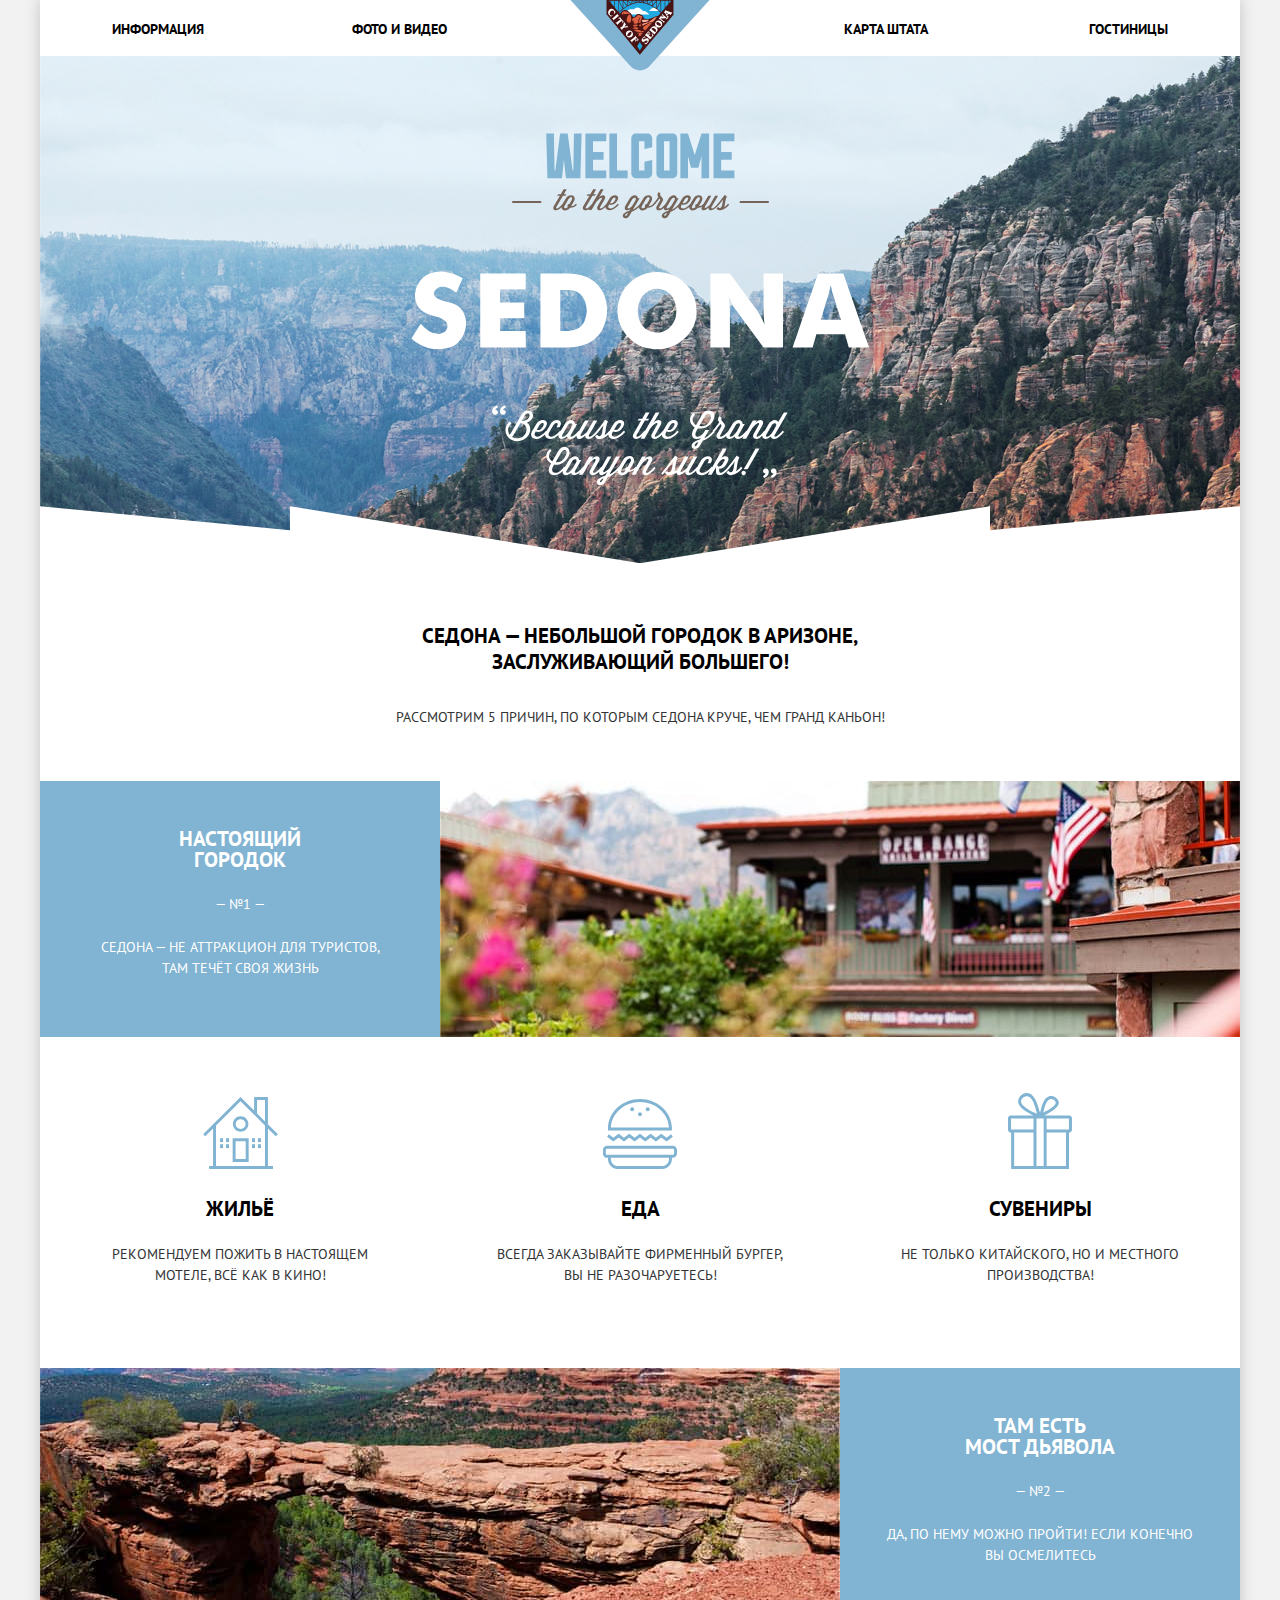
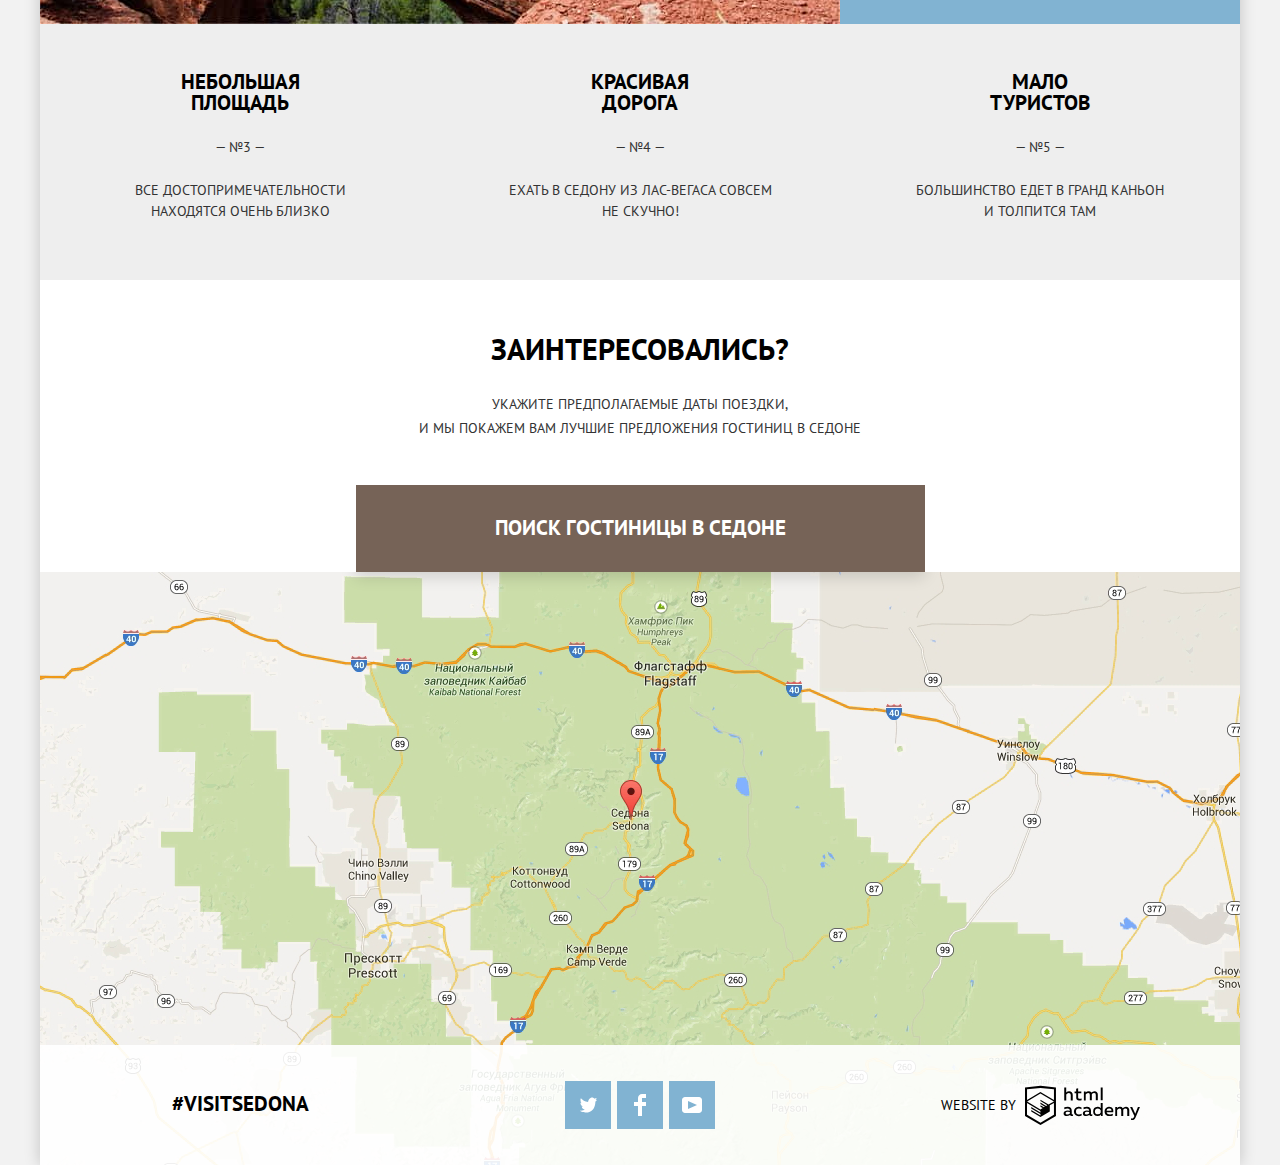
<file: index.html>
<!DOCTYPE html>
<html lang="ru">
  <head>
    <meta charset="utf-8">
    <title>HTML Academy: Седона</title>
    <link href="https://fonts.googleapis.com/css?family=PT+Sans:400,700&display=swap&subset=cyrillic" rel="stylesheet">
    <link href="css/normalize.css" rel="stylesheet">
    <link href="css/style-mine.css" rel="stylesheet">
  </head>
  <body class="main-page">
    <!--  Шапка  -->
    <header class="main-header container">
      <img class="logo" src="img/logo.svg" width="140" height="72" alt="Логотип сайта «Седона».">

      <nav class="main-navigation">
        <ul>
          <li><a href="">Информация</a></li>
          <li><a href="">Фото и видео</a></li>
          <li><a href="#map-of-arizona">Карта штата</a></li>
          <li><a href="inner.html">Гостиницы</a></li>
        </ul>
      </nav>
    </header>

    <main>
      <!--  Седона: приветствие  -->
      <section class="greetings">
        <div class="welcome">
          <h1 class="visually-hidden">Город Седона для туристов!</h1>
          <img src="img/welcome.svg" width="459" height="353" alt="Welcome to the gorgeous Sedona «Because the Grand Canyon sucks!»">
          <p class="visually-hidden">Welcome to the gorgeous Sedona «Because the Grand Canyon sucks!»</p>
        </div>
        <p>Седона — небольшой городок в Аризоне, заслуживающий&nbsp;большего!</p>
      </section>

      <!--  Причины  -->
      <section class="advantages">
        <h2>Рассмотрим 5 причин, по которым Седона круче, чем гранд каньон!</h2>

        <ul class="advantages-list">
          <li class="features">
            <!--  Особенности  -->
            <h2 class="visually-hidden">Особенности Седоны</h2>

            <ul class="features-list">
              <li class="advantages-item-wrapper features-item feature-house">
                <h3>Жильё</h3>
                <p>Рекомендуем пожить в настоящем мотеле, всё как в кино!</p>
              </li>
              <li class="advantages-item-wrapper features-item feature-food">
                <h3>Еда</h3>
                <p>Всегда заказывайте фирменный бургер, вы не разочаруетесь!</p>
              </li>
              <li class="advantages-item-wrapper features-item feature-gift">
                <h3>Сувениры</h3>
                <p>Не только китайского, но и местного производства!</p>
              </li>
            </ul>
          </li>

          <li class="advantages-item advantages-photo">
            <div class="advantages-item-wrapper">
              <h3>Настоящий городок</h3>
              <span>— №1 —</span>
              <p>Седона — не аттракцион для туристов, там&nbsp;течёт своя жизнь</p>
            </div>
            <img src="img/photo-town.jpg" width="800" height="256" alt="Фотография городка.">
          </li>
          <li class="advantages-item advantages-photo advantages-photo-reversed">
            <div class="advantages-item-wrapper">
              <h3>Там есть<br> Мост дьявола</h3>
              <span>— №2 —</span>
              <p>Да, по нему можно пройти! Если конечно вы осмелитесь</p>
            </div>
            <img src="img/photo-bridge-devil.jpg" width="800" height="256" alt="Фотография Моста дьявола.">
          </li>
          <li class="advantages-item-wrapper advantages-item">
            <h3>Небольшая площадь</h3>
            <span>— №3 —</span>
            <p>Все достопримечательности находятся&nbsp;очень близко</p>
          </li>
          <li class="advantages-item-wrapper advantages-item">
              <h3>Красивая дорога</h3>
              <span>— №4 —</span>
              <p>Ехать в Седону из Лас-Вегаса совсем не&nbsp;скучно!</p>
          </li>
          <li class="advantages-item-wrapper advantages-item">
            <h3>Мало туристов</h3>
            <span>— №5 —</span>
            <p>Большинство едет в гранд каньон и&nbsp;толпится там</p>
          </li>
        </ul>
      </section>

      <!--  Поиск гостиницы  -->
      <section class="hotel-search">
        <div class="hotel-search-wrapper">
          <h2>Заинтересовались?</h2>
          <p>Укажите предполагаемые даты поездки,<br> и мы покажем вам лучшие предложения гостиниц в седоне</p>
          <button class="button button-brown button-show-modal" type="button">Поиск гостиницы в Седоне</button>
        </div>

        <!--  Окно поиска гостиницы  -->
        <section class="modal-search">
          <h3 class="visually-hidden">Поиск гостиницы в Седоне</h3>
          <form class="modal-search-form" action="https://echo.htmlacademy.ru" method="get">
            <p class="search-form-item">
              <label for="arrival-date">Дата заезда:</label>
              <input id="arrival-date" type="text" name="arrival-date" value="" placeholder="24 апреля 2017"
                pattern="[0-9]{1,2} [А-Яа-я]{3,9} [0-9]{4}" title="24 апреля 2017">
              <button class="button-calendar" type="button">
                <span class="visually-hidden">Открыть календарь</span>
                <svg xmlns="http://www.w3.org/2000/svg" width="21" height="22" viewBox="0 0 21 22" focusable="false">
                  <path d="M19.251 2.025h-2.845V.648c0-.381-.294-.689-.656-.689-.363
                    0-.656.308-.656.689v1.377h-3.938V.648c0-.381-.294-.689-.655-.689-.363
                    0-.657.308-.657.689v1.377H5.906V.648c0-.381-.294-.689-.656-.689-.363 0-.657.308-.657.689v1.377H1.75C.784 2.025
                    0 2.847 0 3.862v16.302C0 21.179.784 22 1.75 22h17.501c.966 0 1.749-.821
                    1.749-1.836V3.862c0-1.015-.783-1.837-1.749-1.837zm.437 18.139a.448.448 0 0 1-.437.459H1.75a.45.45 0 0
                    1-.438-.459V3.862a.45.45 0 0 1 .438-.459h2.844v1.378c0 .381.294.689.657.689.362 0 .656-.308.656-.689V3.403h3.938v1.378c0
                    .381.294.689.657.689.361 0 .655-.308.655-.689V3.403h3.938v1.378c0 .381.293.689.656.689.362
                    0 .656-.308.656-.689V3.403h2.845c.241 0 .437.206.437.459v16.302z"/>
                  <path d="M4.594 8.225h2.625v2.066H4.594zM4.594 11.668h2.625v2.067H4.594zM4.594 15.112h2.625v2.066H4.594zM9.188
                    15.112h2.625v2.066H9.188zM9.188 11.668h2.625v2.067H9.188zM9.188 8.225h2.625v2.066H9.188zM13.781
                    15.112h2.625v2.066h-2.625zM13.781 11.668h2.625v2.067h-2.625zM13.781 8.225h2.625v2.066h-2.625z"/>
                </svg>
              </button>
            </p>
            <p class="search-form-item">
              <label for="date-of-departure">Дата выезда:</label>
              <input id="date-of-departure" type="text" name="date-of-departure" value="" placeholder="4 июля 2017"
                pattern="[0-9]{1,2} [А-Яа-я]{3,9} [0-9]{4}" title="4 июля 2017">
              <button class="button-calendar" type="button">
                <span class="visually-hidden">Открыть календарь</span>
                <svg xmlns="http://www.w3.org/2000/svg" width="21" height="22" viewBox="0 0 21 22" focusable="false">
                  <path d="M19.251 2.025h-2.845V.648c0-.381-.294-.689-.656-.689-.363
                    0-.656.308-.656.689v1.377h-3.938V.648c0-.381-.294-.689-.655-.689-.363
                    0-.657.308-.657.689v1.377H5.906V.648c0-.381-.294-.689-.656-.689-.363 0-.657.308-.657.689v1.377H1.75C.784 2.025
                    0 2.847 0 3.862v16.302C0 21.179.784 22 1.75 22h17.501c.966 0 1.749-.821
                    1.749-1.836V3.862c0-1.015-.783-1.837-1.749-1.837zm.437 18.139a.448.448 0 0 1-.437.459H1.75a.45.45 0 0
                    1-.438-.459V3.862a.45.45 0 0 1 .438-.459h2.844v1.378c0 .381.294.689.657.689.362 0 .656-.308.656-.689V3.403h3.938v1.378c0
                    .381.294.689.657.689.361 0 .655-.308.655-.689V3.403h3.938v1.378c0 .381.293.689.656.689.362
                    0 .656-.308.656-.689V3.403h2.845c.241 0 .437.206.437.459v16.302z"/>
                  <path d="M4.594 8.225h2.625v2.066H4.594zM4.594 11.668h2.625v2.067H4.594zM4.594 15.112h2.625v2.066H4.594zM9.188
                    15.112h2.625v2.066H9.188zM9.188 11.668h2.625v2.067H9.188zM9.188 8.225h2.625v2.066H9.188zM13.781
                    15.112h2.625v2.066h-2.625zM13.781 11.668h2.625v2.067h-2.625zM13.781 8.225h2.625v2.066h-2.625z"/>
                </svg>
              </button>
            </p>
            <p class="search-form-item number-item">
              <label for="adults-count">Взрослые:</label>
              <span class="people-amount">
                <button class="button-minus" type="button">
                  <span class="visually-hidden">Уменьшить число взрослых</span>
                </button>
                <input id="adults-count" type="text" name="adults-count" value="" placeholder="2" pattern="[1-9]{1,}" title="2">
                <button class="button-plus" type="button">
                  <span class="visually-hidden">Увеличить число взрослых</span>
                </button>
              </span>
            </p>
            <p class="search-form-item  number-item">
              <label for="children-count">Дети:</label>
              <span class="people-amount">
                <button class="button-minus" type="button">
                  <span class="visually-hidden">Уменьшить число детей</span>
                </button>
                <input id="children-count" type="text" name="children-count" value="" placeholder="0"  pattern="[0-9]{1,}" title="0">
                <button class="button-plus" type="button">
                  <span class="visually-hidden">Увеличить число детей</span>
                </button>
              </span>
            </p>
            <button class="button button-blue button-search" type="submit">Найти</button>
          </form>
        </section>
      </section>

      <!--  Карта штата  -->
      <section class="map" id="map-of-arizona">
        <h2 class="visually-hidden">Карта штата Аризона, США</h2>
        <div class="map-wrapper">
          <img src="img/map.png" width="1200" height="593" alt="Карта штата Аризона, США.">
          <iframe src="https://www.google.com/maps/embed?pb=!1m14!1m8!1m3!1d567185.0505102321!2d-112.21552183115146!3d34.908580631572256!3m2!1i1024!2i768!4f13.1!3m3!1m2!1s0x872da132f942b00d%3A0x5548c523fa6c8efd!2z0KHQtdC00L7QvdCwLCDQkNGA0LjQt9C-0L3QsCA4NjMzNiwg0KHQqNCQ!5e0!3m2!1sru!2sru" width="1200" height="593" style="border:0;" allowfullscreen="" aria-label="Интерактивная карта штата Аризона, США." tabindex="-1"></iframe>
        </div>
      </section>
    </main>

    <!--  Подвал  -->
    <footer class="main-footer footer-main-page">
      <a class="instagram" href="" target="_blank" aria-label="Седона в Инстаграм">#visitSEDONA</a>

      <ul class="footer-social">
        <li>
          <a class="social-btn button-blue social-tw" href="" target="_blank">
            <span class="visually-hidden">Седона в Твиттере.</span>
            <svg xmlns="http://www.w3.org/2000/svg" xmlns:xlink="http://www.w3.org/1999/xlink" x="0px" y="0px"
              width="17px" height="18px" viewBox="0 0 17 15" preserveAspectRatio="xMidYMid" enable-background="new 0 0 17 15"
              xml:space="preserve">
              <g id="W6EeEF_1_">
                <g>
		              <path d="M10.95,0.144c1.685-0.496,2.984,0.27,3.577,1.179c0.673-0.231,1.331-0.481,2.011-0.708
			              c-0.004,0.861-0.522,1.513-0.857,1.768c0.685,0.17,1.304-0.491,1.304-0.491c-0.169,1-1.006,1.788-1.563,2.024
			              c-0.231,6.75-3.175,11.217-10.077,11.082c-0.522,0,0.075,0-0.446,0c-0.41,0-4.164-0.46-4.898-1.887
			              c2.271,0.196,3.893-0.422,4.693-1.177c-0.96-0.3-2.679-0.477-2.979-2.95C2.064,9.09,2.279,9.212,2.905,9.103
			              C1.705,8.247,0.374,7.53,0.448,5.33c0.285,0.328,1.067,0.536,1.34,0.472c-0.703-0.241-1.97-3.36-0.894-4.952
			              c1.818,1.854,3.735,3.606,7.152,3.773C8.254,2.33,9.183,0.793,10.95,0.144z"/>
	              </g>
              </g>
            </svg>
          </a>
        </li>
        <li>
          <a class="social-btn button-blue social-fb" href="" target="_blank">
            <span class="visually-hidden">Седона в Фейсбуке.</span>
            <svg xmlns="http://www.w3.org/2000/svg" xmlns:xlink="http://www.w3.org/1999/xlink" x="0px" y="0px" width="12px" height="22px"
              viewBox="0 0 12 22" preserveAspectRatio="xMidYMid" enable-background="new 0 0 12 22" xml:space="preserve">
              <path d="M12,4V0H8C5.791,0,4,1.791,4,4v4H0v4h4v10h4V12h4V8H8V4H12z"/>
            </svg>
          </a>
        </li>
        <li>
          <a class="social-btn button-blue social-yt" href="" target="_blank">
            <span class="visually-hidden">Седона на Ютубе.</span>
            <svg xmlns="http://www.w3.org/2000/svg" xmlns:xlink="http://www.w3.org/1999/xlink" x="0px" y="0px"
	            width="20px" height="16px" viewBox="0 0 20 16" enable-background="new 0 0 20 16" xml:space="preserve">
              <path d="M17,0H3C1.35,0,0,1.35,0,3v10c0,1.65,1.35,3,3,3h14c1.65,0,3-1.35,3-3V3C20,1.35,18.65,0,17,0z
	              M6.027,11.998V4.002L15.014,8L6.027,11.998z"/>
            </svg>
          </a>
        </li>
      </ul>

      <p class="copyright">
        Website by
        <a class="copyright-logo" href="https://htmlacademy.ru/intensive/htmlcss" target="_blank">
          <span class="visually-hidden">HTML Academy</span>
          <svg xmlns="http://www.w3.org/2000/svg" viewBox="0 0 108.08 36.85" width="115" height="41">
            <title>logo-htmlacademy</title>
            <path d="M44.61,26.88a2,2,0,0,0,.55-0.1v1.33a3.25,3.25,0,0,1-1.18.21,1.67,1.67,0,0,1-1.67-1,4.84,4.84,0,0,1-3.14,1.08c-1.51,
              0-2.91-.83-2.91-2.55,0-2.13,2-2.79,3.71-2.79a11.08,11.08,0,0,1,2.17.25v-0.3c0-1-.76-1.77-2.19-1.77a7.42,7.42,0,0,0-3,
              .64v-1.7a10.21,10.21,0,0,1,3.19-.55c2.36,0,3.81,1.12,3.81,3.65v3a0.54,0.54,0,0,0,.49.59h0.17Zm-6.44-1.13A1.35,1.35,0,0,0,
              39.63,27h0.11a3.39,3.39,0,0,0,2.41-1V24.58a9.72,9.72,0,0,0-1.81-.21c-1,0-2.16.33-2.16,1.38h0Zm12.36-6.11a5,5,0,0,1,
              2.57.64V22a4.08,4.08,0,0,0-2.3-.7,2.75,2.75,0,1,0,0,5.49,5,5,0,0,0,2.43-.64v1.71a6.27,6.27,0,0,1-2.76.57A4.21,4.21,0,0,1,46,
              24.51q0-.21,0-0.41a4.32,4.32,0,0,1,4.18-4.46h0.38Zm12.17,7.24a2,2,0,0,0,.55-0.1v1.33a3.25,3.25,0,0,1-1.18.21,1.67,1.67,0,0,
              1-1.67-1,4.84,4.84,0,0,1-3.14,1.08c-1.51,0-2.91-.83-2.91-2.55,0-2.13,2-2.79,3.71-2.79a11.08,11.08,0,0,1,
              2.17.25v-0.3c0-1-.76-1.77-2.19-1.77a7.42,7.42,0,0,0-3,.64v-1.7a10.21,10.21,0,0,1,3.19-.55c2.36,0,3.81,1.12,3.81,3.65v3a0.54,
              0.54,0,0,0,.49.59h0.17Zm-6.44-1.13A1.35,1.35,0,0,0,57.73,27h0.11a3.39,3.39,0,0,0,2.41-1V24.58a9.72,9.72,0,0,0-1.81-.21c-1.06,
              0-2.16.33-2.16,1.38h0ZM73,16V28.2H71.35V26.88a3.88,3.88,0,0,1-3.19,1.54,4.4,4.4,0,0,1,0-8.78,3.81,3.81,0,0,1,3,1.3V16H73Zm-4.53,
              5.22a2.76,2.76,0,1,0,0,5.52A2.86,2.86,0,0,0,71.15,25V23A2.91,2.91,0,0,0,68.49,21.27ZM79,19.64c3.31,0,4.46,2.68,3.92,5.09H76.7c0.21,
              1.5,1.67,2.11,3.19,2.11a6.11,6.11,0,0,0,2.64-.59v1.6a7.14,7.14,0,0,1-3,.57C77,28.42,74.78,27,74.78,24a4.18,4.18,0,0,1,
              4-4.39H79Zm0.09,1.54a2.28,2.28,0,0,0-2.44,2.1v0.06H81.3A2,2,0,0,0,79.13,21.18Zm5.73,7V19.87h1.65v1a3.81,3.81,0,0,1,2.78-1.27A2.86,
              2.86,0,0,1,91.89,21a4.12,4.12,0,0,1,2.91-1.33A3.06,3.06,0,0,1,98,23V28.2h-1.9V23.05a1.59,1.59,0,0,0-1.42-1.75H94.42a2.8,2.8,0,0,
              0-2.07,1.12V28.2h-1.9V23.05A1.59,1.59,0,0,0,89,21.31H88.8a3,3,0,0,0-2.21,1.29v5.63H84.86Zm21.31-8.33h1.9l-3.91,9.46c-0.9,
              2.17-2.09,2.86-3.35,2.86a4.76,4.76,0,0,1-1.1-.14V30.46a2.86,2.86,0,0,0,.85.12c0.9,0,1.58-.64,2.07-1.9l0.17-.42-4-8.4h2l2.86,
              6.29ZM38.73,1.46V6.22a3.81,3.81,0,0,1,2.7-1.14,3.25,3.25,0,0,1,3.44,3.4v5.15H43V8.72a1.81,1.81,0,0,0-1.61-2h-0.3a2.93,2.93,0,0,
              0-2.32,1.39v5.52h-1.9V1.46h1.9ZM49.94,2.31v3h3V6.91h-3v3.81c0,1.1.5,1.46,1.58,1.46a4.49,4.49,0,0,0,1.69-.33v1.6A6.8,6.8,0,0,1,51,
              13.8a2.55,2.55,0,0,1-2.86-2.74V6.89H46.58V5.26h1.5V2.74Zm5.4,11.31V5.28H57v1A3.81,3.81,0,0,1,59.77,5a2.86,2.86,0,0,1,2.6,
              1.33A4.12,4.12,0,0,1,65.28,5,3.06,3.06,0,0,1,68.44,8.4v5.21h-1.9V8.46a1.59,1.59,0,0,0-1.42-1.75H64.89a2.8,2.8,0,0,0-2.07,
              1.12v5.78h-1.9V8.46A1.59,1.59,0,0,0,59.5,6.71H59.27A3,3,0,0,0,57.06,8v5.63H55.34ZM71.17,1.45H73V13.6H71.17V1.45ZM14.71,
              0H14.55L0,1.54V28.21l14.55,8.66,14.55-8.66V1.54Zm12.5,27.1L14.55,34.64,1.9,27.12V16.18l12.59,7.5V25L5.86,19.9v1.31l8.68,
              5.21v1.39L5.87,22.65V24l8.68,5.21,8.75-5.24V18.31L27.2,16V27.12Zm0-12.53-3.48,2-1.6,1L14.51,13v1.31L21,18.23H21l-0.14.09-1,
              .54-5.37-3.2V17l4.24,2.52-1,.67-3.2-1.9v1.31l2.1,1.24L14.5,22.1,2,14.65,14.51,7.11Zm0-1.32L14.49,5.76,1.91,13.25v-10L14.56,
              1.92,27.21,3.25v10h0Z" transform="translate(0 -0.02)" />
          </svg>
        </a>
      </p>
    </footer>

    <script src="js/script-min.js"></script>
  </body>
  </html>
</file>
<file: css/style-mine.css>
Beautify
@-webkit-keyframes shake{0%,to{-webkit-transform:translateX(0);transform:translateX(0)}10%,30%,50%,70%,90%{-webkit-transform:translateX(-10px);transform:translateX(-10px)}20%,40%,60%,80%{-webkit-transform:translateX(10px);transform:translateX(10px)}}@keyframes shake{0%,to{-webkit-transform:translateX(0);transform:translateX(0)}10%,30%,50%,70%,90%{-webkit-transform:translateX(-10px);transform:translateX(-10px)}20%,40%,60%,80%{-webkit-transform:translateX(10px);transform:translateX(10px)}}*,::after,::before{-webkit-box-sizing:inherit;box-sizing:inherit}.block{-webkit-box-sizing:content-box;box-sizing:content-box}.visually-hidden{position:absolute;width:1px;height:1px;margin:-1px;border:0;padding:0;clip:rect(0 0 0 0);overflow:hidden}.container{width:1056px;margin:0 auto;padding:0}.focus-outline:focus{outline:0;border-radius:2px;-webkit-box-shadow:0 0 0 3px #fff,0 0 0 4px #81b3d2;box-shadow:0 0 0 3px #fff,0 0 0 4px #81b3d2}html{-webkit-box-sizing:border-box;box-sizing:border-box;background-color:#f2f2f2}body{width:1200px;margin:0 auto;padding:0;font-family:"PT Sans",Arial,sans-serif;font-size:14px;line-height:21px;font-weight:400;color:#000;text-transform:uppercase;background-color:#fff;-webkit-box-shadow:0 0 15px rgba(0,0,0,.2);box-shadow:0 0 15px rgba(0,0,0,.2)}a{text-decoration:none}img{max-width:100%;height:auto}input[type=checkbox]+label,input[type=radio]+label{cursor:pointer}input[type=checkbox]:disabled+label,input[type=radio]:disabled+label{cursor:default}.button{display:block;padding:4px 17px 3px;font:inherit;font-weight:700;text-align:center;color:#fff;text-transform:uppercase;border:0;outline:0;cursor:pointer}.button-blue{background-color:#81b3d2}.button-blue:focus,.button-blue:hover{background-color:#669ec0;outline:0}.button-blue:active{color:rgba(255,255,255,.3);background-color:#5496bd;outline:0}.button-brown{background-color:#766357}.button-brown:focus,.button-brown:hover{background-color:#604e43;outline:0}.button-brown:active{color:rgba(255,255,255,.3);background-color:#503e33;outline:0}.main-header{text-align:center}.logo,.logo img{z-index:10;width:140px;height:72px;margin-top:-1px}.logo:focus,.modal-search-form button:active,.modal-search-form button:focus,.modal-search-form button:hover{outline:0}.logo:focus img{border-radius:2px;-webkit-box-shadow:0 0 0 2px #fff,0 0 0 3px #81b3d2;box-shadow:0 0 0 2px #fff,0 0 0 3px #81b3d2}.main-navigation{font-size:14px;line-height:26px;font-weight:700;text-align:center}.main-navigation ul{display:-webkit-box;display:-ms-flexbox;display:flex;-ms-flex-wrap:wrap;flex-wrap:wrap;-webkit-box-pack:justify;-ms-flex-pack:justify;justify-content:space-between;-webkit-box-align:center;-ms-flex-align:center;align-items:center;min-height:57px;margin:-77px 0 16px;padding:0;list-style:none}.main-navigation ul::before{content:"";width:0;height:57px;border:0;margin:0 -46px 0 0;padding:0;clip:rect(0 0 0 0);overflow:hidden}.main-navigation li{width:195px;margin:0;padding-top:3px;padding-bottom:3px;text-align:left;word-wrap:break-word}.main-navigation li:nth-child(4n),.main-navigation li:nth-child(4n-1){text-align:right}.main-navigation li:nth-child(4n-2){margin-right:140px}.main-navigation a{color:#000;outline:0}.hotel-title:focus h4,.hotel-title:hover h4,.main-navigation a:focus,.main-navigation a:hover{color:#81b3d2}.main-navigation a:active{color:#000;opacity:.3}.main-navigation .active{color:#766357}.greetings{margin-top:-17px;text-align:center}.welcome{display:-webkit-box;display:-ms-flexbox;display:flex;height:507px;background-color:#afcadc;background-image:url(../img/polygon-new.svg),url(../img/photo-background.jpg),-webkit-gradient(linear,left top,left bottom,color-stop(30%,#e3f0f8),to(#886e65));background-image:url(../img/polygon-new.svg),url(../img/photo-background.jpg),-o-linear-gradient(#e3f0f8 30%,#886e65);background-image:url(../img/polygon-new.svg),url(../img/photo-background.jpg),linear-gradient(#e3f0f8 30%,#886e65);background-position:center top,center top;background-repeat:no-repeat,no-repeat;background-size:1200px 520px,auto auto}.welcome img{width:459px;height:353px;margin:auto}.advantages h2,.advantages-item-wrapper h3,.greetings p{margin:60px 240px 0;font-size:21px;line-height:26px;font-weight:700}.advantages{position:relative;z-index:10}.advantages h2{margin:29px 40px 0;font-size:14px;color:#333;font-weight:400;text-align:center}.advantages-list{display:-webkit-box;display:-ms-flexbox;display:flex;-ms-flex-wrap:wrap;flex-wrap:wrap;-webkit-box-pack:center;-ms-flex-pack:center;justify-content:center;margin:51px 0 0;padding:0;list-style:none}.advantages-item-wrapper{width:400px;padding-top:47px;padding-bottom:58px;font:inherit;color:#333;text-align:center}.advantages-item-wrapper h3{width:156px;margin:0 auto;line-height:21px;color:#000}.advantages-item-wrapper p,.advantages-item-wrapper span{width:310px;margin:0 auto}.advantages-item{min-height:256px;background-color:#eee}.advantages-item:nth-child(2){-webkit-box-ordinal-group:0;-ms-flex-order:-1;order:-1}.advantages-item span{display:block;margin-top:24px}.advantages-item p{margin-top:22px}.advantages-photo{display:-webkit-box;display:-ms-flexbox;display:flex;width:1200px;height:auto;background-color:#81b3d2}.advantages-photo-reversed{-webkit-box-orient:horizontal;-webkit-box-direction:reverse;-ms-flex-direction:row-reverse;flex-direction:row-reverse}.advantages-photo h3,.advantages-photo p,.advantages-photo span{color:#fff}.advantages-photo img{width:800px;height:256px;background-color:#afcadc}.advantages-photo p .advantages-photo span{width:305px}.features-item,.features-list{display:-webkit-box;display:-ms-flexbox;display:flex}.features-list{-ms-flex-wrap:wrap;flex-wrap:wrap;-webkit-box-pack:center;-ms-flex-pack:center;justify-content:center;padding:0;list-style:none}.features-item{-webkit-box-orient:vertical;-webkit-box-direction:normal;-ms-flex-direction:column;flex-direction:column;-webkit-box-align:center;-ms-flex-align:center;align-items:center;position:relative;min-height:330px;padding-top:161px;padding-bottom:82px;background-repeat:no-repeat}.features-item p{margin-top:25px;width:290px}.feature-house{background-image:url(../img/icon-house.svg);background-size:75px 72px;background-position:center 60px}.feature-food{background-image:url(../img/icon-food.svg);background-size:74px 70px;background-position:center 62px}.feature-gift{background-image:url(../img/icon-gift.svg);background-size:64px 76px;background-position:center 56px}.hotel-search-wrapper{margin:0 40px;background-color:#fff}.hotel-search{position:relative;z-index:5;text-align:center}.hotel-search h2{margin:0;padding-top:51px;font-size:30px;line-height:36px;font-weight:700}.hotel-search p{margin:25px 0 0;font-size:14px;line-height:24px;color:#333}.button-show-modal{margin-top:45px;margin-left:auto;margin-right:auto;padding:30px 139px 31px;font-size:21px;line-height:26px}.modal-search{position:absolute;left:calc(50% - 568px/2);padding:55px;z-index:-1;background-color:#fff;-webkit-box-shadow:0 7px 15px rgba(0,0,0,.15);box-shadow:0 7px 15px rgba(0,0,0,.15);-webkit-transition:all .3s;-o-transition:all .3s;transition:all .3s}.modal-search-hide{-webkit-transform:translateY(-101%);-ms-transform:translateY(-101%);transform:translateY(-101%)}.modal-search-hide button,.modal-search-hide input{display:none}.modal-search-error{-webkit-animation:shake .6s;animation:shake .6s}.modal-search-form,.modal-search-form .search-form-item{display:-webkit-box;display:-ms-flexbox;display:flex;-webkit-box-pack:justify;-ms-flex-pack:justify;justify-content:space-between}.modal-search-form{-ms-flex-wrap:wrap;flex-wrap:wrap;width:458px}.modal-search-form .search-form-item{-webkit-box-align:center;-ms-flex-align:center;align-items:center;width:100%;margin:0 0 30px}.search-form-item input,.search-form-item label{font-size:14px;line-height:26px;font-weight:700;color:#000;text-transform:uppercase}.search-form-item label{margin-right:auto}.search-form-item input{width:308px;height:38px;padding:6px 12px;background-color:#f2f2f2;border:0;outline:0}.search-form-item input::-webkit-input-placeholder{color:#000;opacity:.5}.search-form-item input::-moz-placeholder{color:#000;opacity:.5}.search-form-item input:-ms-input-placeholder,.search-form-item input::-ms-input-placeholder{color:#000;opacity:.5}.search-form-item input::placeholder{color:#000;opacity:.5}.search-form-item input:hover{background-color:#ebebeb}.search-form-item input:focus{background-color:#fff;-webkit-box-shadow:inset 0 0 0 2px #e5e5e5;box-shadow:inset 0 0 0 2px #e5e5e5}.search-form-item input:invalid{-webkit-box-shadow:inset red 0 0 0 1px;box-shadow:inset red 0 0 0 1px}.search-form-item.number-item{width:226px;margin-bottom:0}.search-form-item.number-item:last-of-type{width:179px}.people-amount{display:-webkit-box;display:-ms-flexbox;display:flex;margin:0;padding:0;background-color:#f2f2f2}.people-amount input{width:36px;padding-right:4px;padding-left:4px;text-align:center}.button-calendar,.button-minus,.button-plus{display:inline-block;vertical-align:middle;width:38px;height:38px;margin:0;padding:0;background-color:#f2f2f2;border:0;outline:0;cursor:pointer}.button-calendar svg{vertical-align:middle;text-align:center}.button-calendar path{fill:#a9a9a9}.button-minus,.button-plus{position:relative}.button-minus::before,.button-plus::after,.button-plus::before{position:absolute;content:"";left:50%;top:50%;width:11px;height:3px;margin:0;padding:0;background-color:#a9a9a9}.button-minus::before,.button-plus::after,.button-plus::before{-webkit-transform:translateX(-50%) translateY(-50%);-ms-transform:translateX(-50%) translateY(-50%);transform:translateX(-50%) translateY(-50%)}.button-plus::after{-webkit-transform:translateX(-50%) translateY(-50%) rotate(90deg);-ms-transform:translateX(-50%) translateY(-50%) rotate(90deg);transform:translateX(-50%) translateY(-50%) rotate(90deg)}.button-calendar:focus path,.button-calendar:hover path{fill:#000}.button-minus:focus::before,.button-minus:hover::before,.button-plus:focus::after,.button-plus:focus::before,.button-plus:hover::after,.button-plus:hover::before{background-color:#000}.button-calendar:active path{fill:#81b3d2}.button-minus:active::before,.button-plus:active::after,.button-plus:active::before{background-color:#81b3d2}.button-calendar:focus,.button-minus:focus,.button-plus:focus{-webkit-box-shadow:inset 0 0 0 2px #e5e5e5;box-shadow:inset 0 0 0 2px #e5e5e5}.modal-search-form>button{width:100%;margin-top:52px;padding-top:16px;padding-bottom:17px;font-size:21px;line-height:26px}.map{min-height:593px;background-color:#e5e5e5}.map-wrapper{height:593px;overflow:hidden}.map iframe,.map img{width:1200px;height:593px}.map iframe{position:relative;top:-598px}.search-filter{margin-top:-16px;font:inherit;color:#fff;background-color:#5a87b0;background-image:url(../img/photo-background-filter.jpg),-webkit-gradient(linear,left top,right top,from(#5a87b0),to(#675551));background-image:url(../img/photo-background-filter.jpg),-o-linear-gradient(left,#5a87b0,#675551);background-image:url(../img/photo-background-filter.jpg),linear-gradient(to right,#5a87b0,#675551);background-position:center -57px,0 0;background-repeat:no-repeat}.search-form{display:-webkit-box;display:-ms-flexbox;display:flex;-ms-flex-wrap:wrap;flex-wrap:wrap;padding-top:26px;padding-bottom:32px}.search-form fieldset{width:230px;margin-right:25px;margin-left:0;padding:0;border:0}.search-form legend{font-size:16px;line-height:21px;font-weight:700}.search-form ul{list-style:none;margin:25px 0 0;padding:0}.search-form li{margin-bottom:25px}.search-form li:last-child{margin-bottom:0}.last-column{display:-webkit-box;display:-ms-flexbox;display:flex;-webkit-box-orient:vertical;-webkit-box-direction:normal;-ms-flex-direction:column;flex-direction:column;-webkit-box-pack:justify;-ms-flex-pack:justify;justify-content:space-between;width:318px;margin-left:auto}fieldset.filter-price{width:100%;margin-right:0}.price-controls{position:relative;height:36px;margin-top:10px;font-size:0;border:2px solid #fff;border-radius:2px}.price-controls::after{position:absolute;content:"";top:50%;left:50%;width:2px;height:22px;background-color:#fff;-webkit-transform:translate(-50%,-50%);-ms-transform:translate(-50%,-50%);transform:translate(-50%,-50%)}.price-controls .max-price,.price-controls .min-price{display:inline-block;vertical-align:middle;width:90px;padding-left:65px;font-size:14px;line-height:32px;cursor:pointer}.price-controls input{vertical-align:middle;width:58px;height:32px;margin:0 0 0 -3px;padding:0 0 0 3px;font:inherit;font-size:14px;line-height:32px;color:inherit;background:0 0;border:0}.price-controls input:focus{outline:0;-webkit-box-shadow:inset 0 0 0 2px #81b3d2;box-shadow:inset 0 0 0 2px #81b3d2}.filter-button{-ms-flex-item-align:center;-ms-grid-row-align:center;align-self:center;max-width:100%;margin-top:18px;margin-right:9px;margin-bottom:2px;padding:5px 34px;font:inherit;text-transform:uppercase;color:#fff;background-color:transparent;border:2px solid #fff;border-radius:2px;cursor:pointer}.filter-button:active,.filter-button:focus,.filter-button:hover{color:#000;background-color:#fff;outline:0}.filter-input-checkbox+label{position:relative;margin-left:40px}.filter-input-checkbox:focus+label,.filter-input-checkbox:hover+label{color:#fff;border-bottom:2px solid #fff}.filter-input-checkbox:disabled+label{color:#6a6a6a;border:0}.filter-input-checkbox+label::before{display:block;position:absolute;content:"";left:-40px;top:-1px;width:26px;height:23px;background-image:url(../img/checkbox-off.svg);background-position:0 0;background-repeat:no-repeat}.filter-input-checkbox:focus+label::before,.filter-input-checkbox:hover+label::before{background-image:url(../img/checkbox-off.svg)}.filter-input-checkbox:checked+label::before{background-image:url(../img/checkbox-on.svg)}.filter-input-checkbox:checked:focus+label::before,.filter-input-checkbox:checked:hover+label::before{background-image:url(../img/checkbox-on.svg)}.filter-input-checkbox:disabled+label::before{background-image:url(../img/checkbox-off-disabled.svg);cursor:auto}.filter-input-checkbox:disabled:checked+label::before{background-image:url(../img/checkbox-on-disabled.svg)}.double-range-controls{position:relative;width:100%;margin-top:20px}.double-range-controls .scale{height:2px;background-color:rgba(255,255,255,.3)}.double-range-controls .bar{width:80%;height:2px;background-color:#fff}.range-toggle{position:absolute;top:-9px;width:20px;height:20px;padding:0;background-color:#ababab;border:8px solid #fff;border-radius:50%;-webkit-box-shadow:0 2px 1px 0 rgba(0,1,1,.2);box-shadow:0 2px 1px 0 rgba(0,1,1,.2);cursor:pointer}.range-toggle:focus,.range-toggle:hover{background-color:#81b3d2;outline:0;-webkit-box-shadow:0 0 0 3px #81b3d2;box-shadow:0 0 0 3px #81b3d2}.range-toggle-min{left:0}.range-toggle-max{left:80%}.sort-filter{border-bottom:1px solid #e5e5e5}.sort-form{-webkit-box-align:baseline;-ms-flex-align:baseline;align-items:baseline;padding-top:29px;padding-bottom:26px}.sort-filter p{margin:0 47px 0 0;font-size:21px;line-height:26px;font-weight:700}.sort-filter fieldset{border:0}.sort-filter ul,.sort-form,.sort-name-wraper{display:-webkit-box;display:-ms-flexbox;display:flex}.sort-name-wraper{-webkit-box-align:baseline;-ms-flex-align:baseline;align-items:baseline}.sort-filter ul{-ms-flex-wrap:wrap;flex-wrap:wrap;margin:0;padding:0;list-style:none}.sort-name{max-width:807px;margin:0;padding:0}.sort-name-title{margin:0 40px 0 0;padding:0;font-size:12px;line-height:18px;font-weight:400}.sort-name li{margin-right:33px}.sort-name-radio+label{font-size:12px;line-height:18px;color:rgba(0,0,0,.3);border-bottom:1px dotted #81b3d2}.sort-name-radio:hover+label{color:#81b3d2}.sort-name-radio:focus+label{color:#81b3d2;border-radius:2px;-webkit-box-shadow:0 0 0 3px #fff,0 0 0 4px #81b3d2;box-shadow:0 0 0 3px #fff,0 0 0 4px #81b3d2}.sort-name-radio:active+label{color:#000;border-bottom:none}.sort-name-radio:checked+label{color:#81b3d2;border-bottom:none}.sort-type{margin:0 0 0 auto;padding:0}.sort-type li{margin-right:13px}.hotel-category img:last-child,.sort-type li:last-child{margin-right:0}.sort-type-radio+label{position:relative;width:11px;height:10px;font-size:0}.sort-type-radio+label::after{position:absolute;content:"";bottom:0;left:0;z-index:10;width:11px;height:10px}.sort-type-radio+label polygon,.sort-type-radio+label polyline{fill:#cacaca}.sort-type-radio+label:hover polygon,.sort-type-radio+label:hover polyline,.sort-type-radio:focus+label polygon,.sort-type-radio:focus+label polyline{fill:#231f20}.sort-type-radio:active+label polygon,.sort-type-radio:active+label polyline,.sort-type-radio:checked+label polygon,.sort-type-radio:checked+label polyline{fill:#81b3d2}.sort-type-radio:focus+label svg{border-radius:2px;-webkit-box-shadow:0 0 0 3px #fff,0 0 0 4px #81b3d2;box-shadow:0 0 0 3px #fff,0 0 0 4px #81b3d2}.hotel-list{margin:0;padding:0;list-style:none}.hotel-item .container{display:-webkit-box;display:-ms-flexbox;display:flex;padding:30px 0}.hotel-item{border-bottom:1px solid #e5e5e5}.hotel-photos-list{width:135px;margin:0;padding:0;list-style:none}.hotel-photos-list li{max-height:90px}.hotel-photos-list li:not(:first-child){margin-top:6px}.hotel-photo{max-width:135px;height:auto}.hotel-info{max-width:753px;margin-left:30px;margin-right:auto}.hotel-title{outline:0}.hotel-title h4{margin:-6px 0 0;font-size:21px;line-height:26px;font-weight:700;color:#000}.hotel-title:active h4{color:rgba(0,0,0,.3)}.hotel-info table{margin:8px 0 0;padding:0;border-collapse:collapse}.hotel-info td{width:116px;margin:0;padding:0}.buttons-block{display:-webkit-box;display:-ms-flexbox;display:flex;-ms-flex-wrap:wrap;flex-wrap:wrap;margin:0}.buttons-block .button{margin-top:14px;margin-right:6px;max-width:370px}.hotel-category{-webkit-box-orient:vertical;-webkit-box-direction:normal;-ms-flex-direction:column;flex-direction:column;-webkit-box-pack:justify;-ms-flex-pack:justify;justify-content:space-between;-webkit-box-align:end;-ms-flex-align:end;align-items:flex-end;width:110px}.hotel-category,.hotel-category figure,.main-footer{display:-webkit-box;display:-ms-flexbox;display:flex}.hotel-category figure{margin:-1px 0 0}.hotel-category img{display:block;height:17px;width:18px;margin-right:6px}.rating{display:block;width:100%;min-height:27px;margin:0;padding:3px 10px;text-align:center;color:#666;background-color:#f2f2f2}.main-footer{-ms-flex-wrap:wrap;flex-wrap:wrap;-webkit-box-pack:justify;-ms-flex-pack:justify;justify-content:space-between;-webkit-box-align:center;-ms-flex-align:center;align-items:center;width:inherit;min-height:120px;background-color:rgba(255,255,255,.9)}.footer-main-page{position:absolute;margin-top:-120px}.main-footer::before{content:"";width:0;height:120px;margin:0;padding:0;border:0;clip:rect(0 0 0 0);overflow:hidden}.instagram{display:inline-block;vertical-align:middle;width:400px;margin:-3px 0 0;text-align:center;font-size:21px;line-height:26px;font-weight:700;color:#000}.instagram:focus,.instagram:hover{color:#81b3d2;outline:0}.instagram:active{color:rgba(0,0,0,.3);text-decoration:none}.footer-social{display:-webkit-box;display:-ms-flexbox;display:flex;-ms-flex-wrap:wrap;flex-wrap:wrap;-webkit-box-pack:center;-ms-flex-pack:center;justify-content:center;-webkit-box-align:center;-ms-flex-align:center;align-items:center;width:400px;margin:0;padding:0;list-style:none}.footer-social li{margin-right:6px}.footer-social li:last-child{margin-right:0}.copyright,.social-btn{display:-webkit-box;display:-ms-flexbox;display:flex;-webkit-box-pack:center;-ms-flex-pack:center;justify-content:center;-webkit-box-align:center;-ms-flex-align:center;align-items:center}.social-btn{position:relative;height:48px;margin-top:6px;margin-bottom:6px;outline:0;width:46px}.social-btn path{fill:#fff}.copyright-logo::after,.social-btn::after{position:absolute;content:"";z-index:10;top:0;left:0;width:46px;height:48px}.social-btn:active svg{opacity:.3}.social-tw img{width:17px;height:15px}.social-fb img{width:12px;height:22px}.social-yt img{width:20px;height:16px}.copyright{width:400px;margin:0;font-size:14px;line-height:26px}.copyright-logo{position:relative;width:115px;height:41px;margin-left:9px;outline:0}.copyright-logo::after{width:115px;height:41px}.copyright-logo path,.copyright-logo rect{fill:#000}.copyright-logo:focus path,.copyright-logo:focus rect,.copyright-logo:hover path,.copyright-logo:hover rect{fill:#81b3d2}.copyright-logo:active path,.copyright-logo:active rect{fill:#b
</file>
